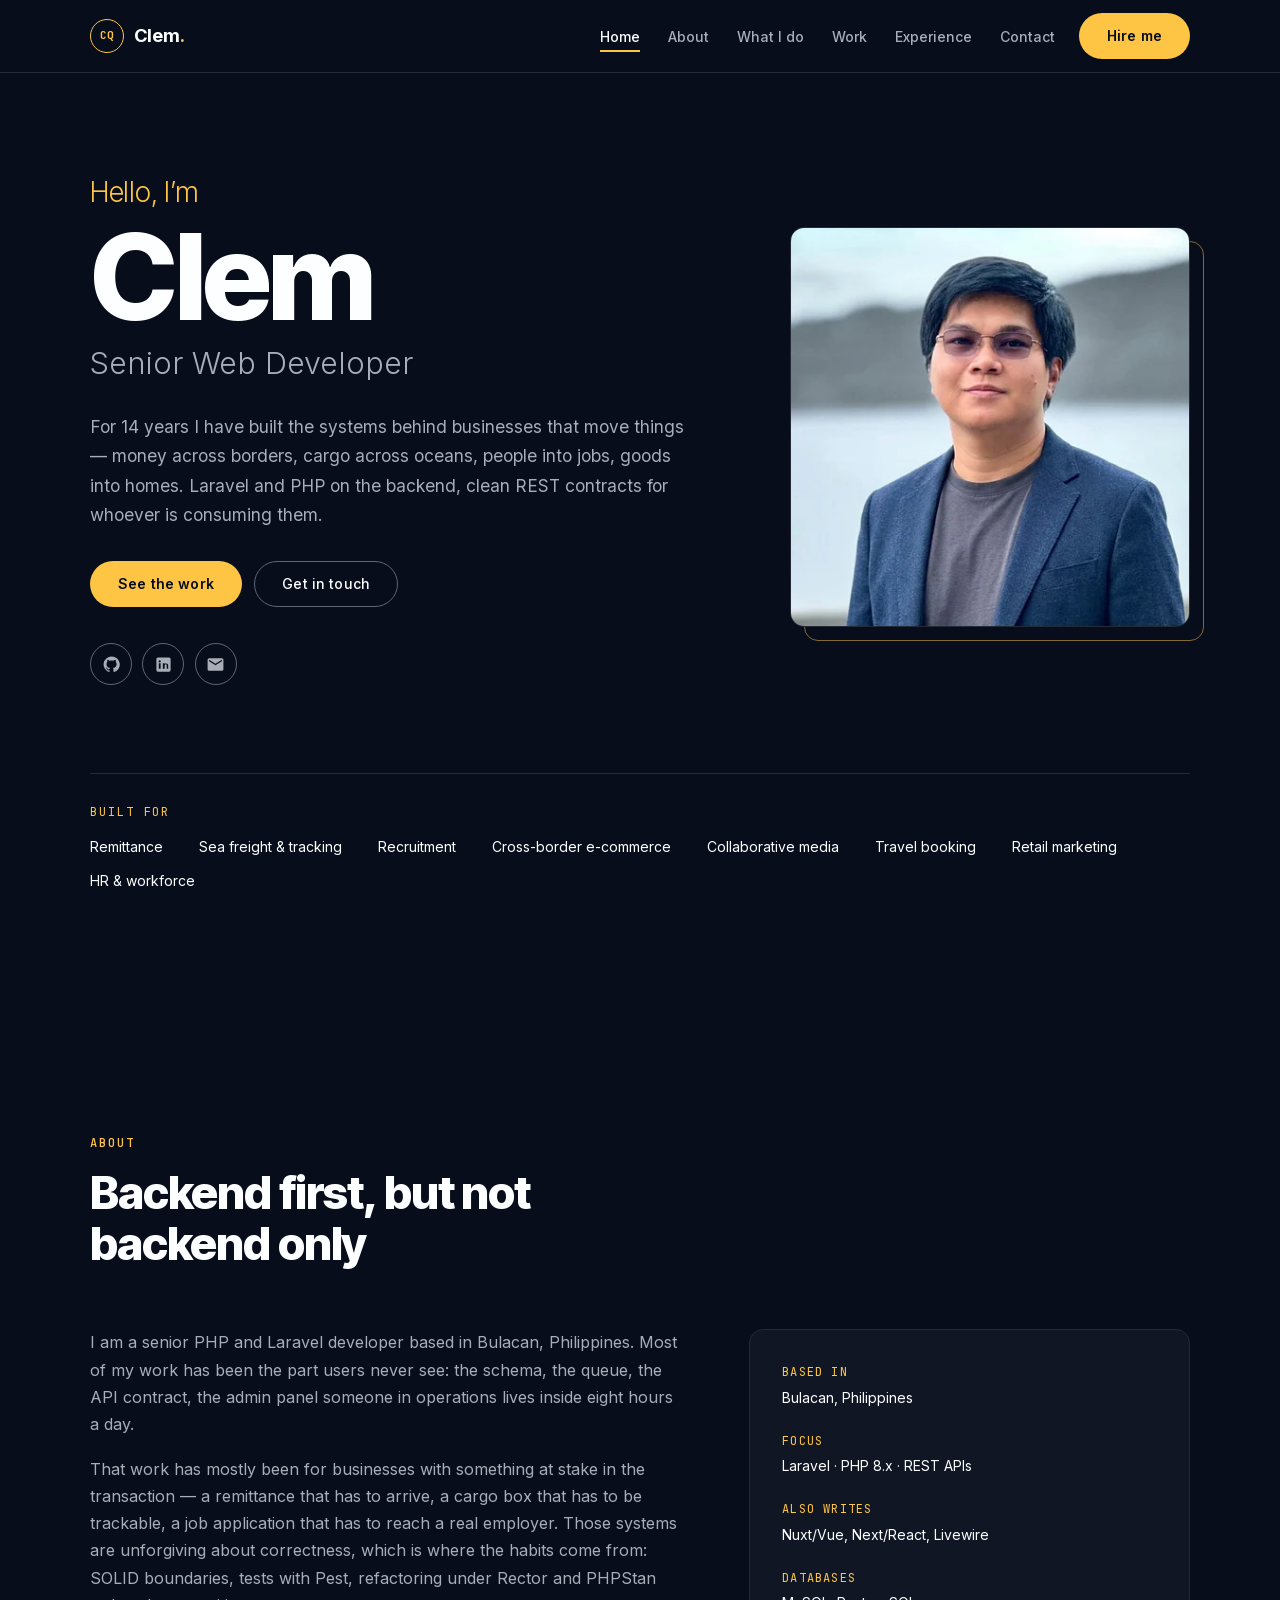
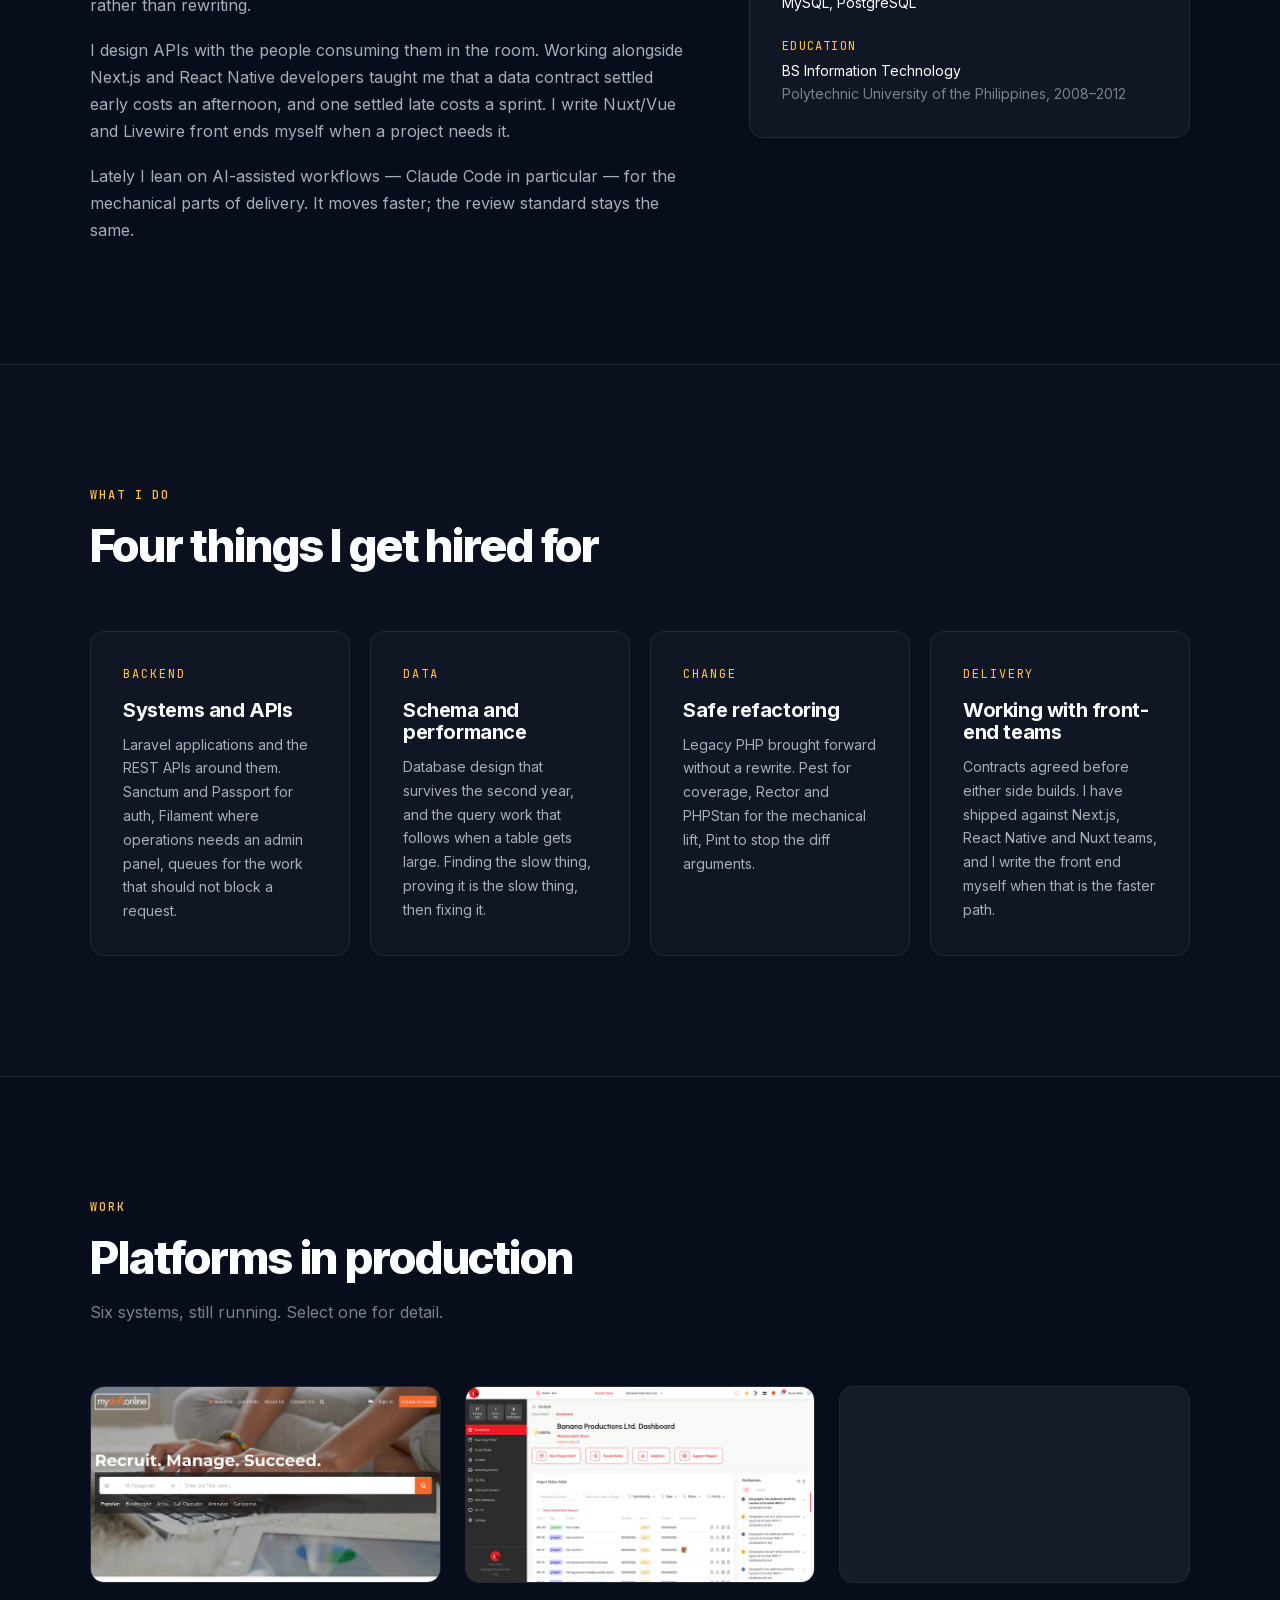
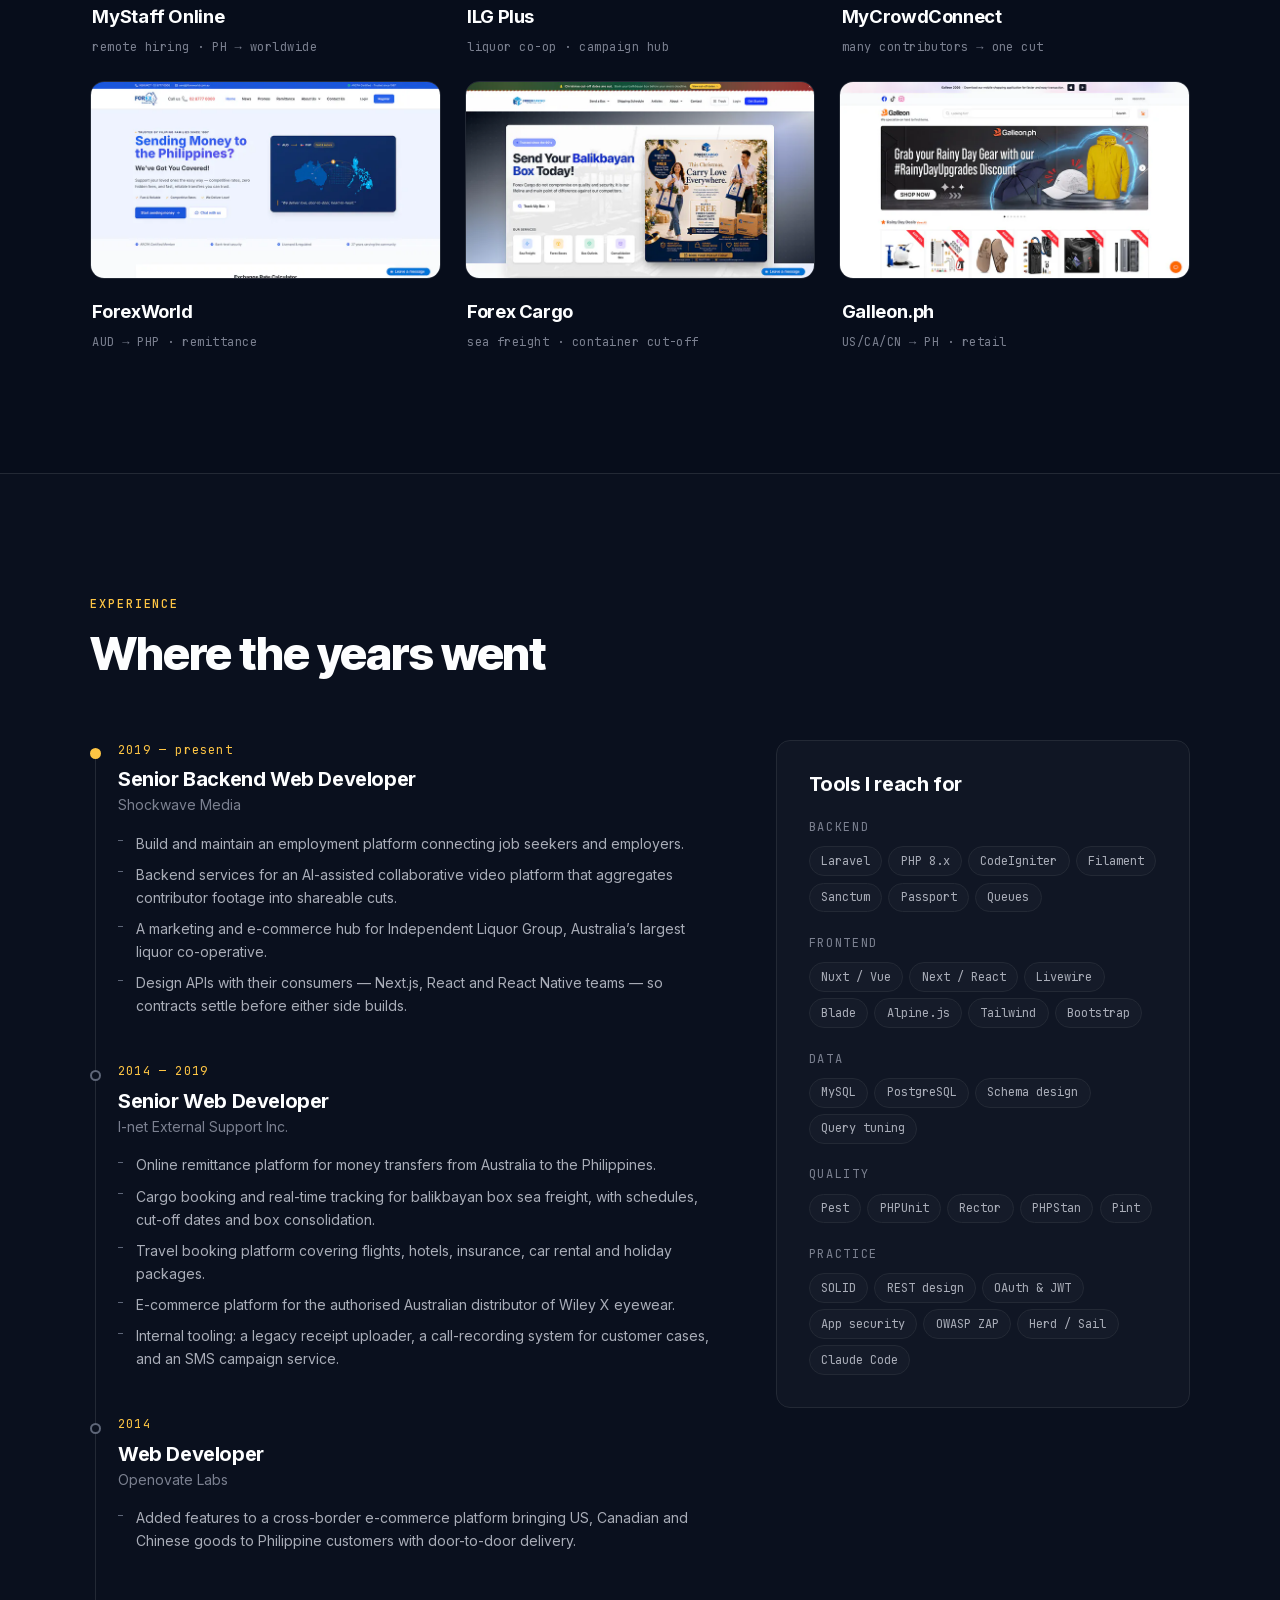
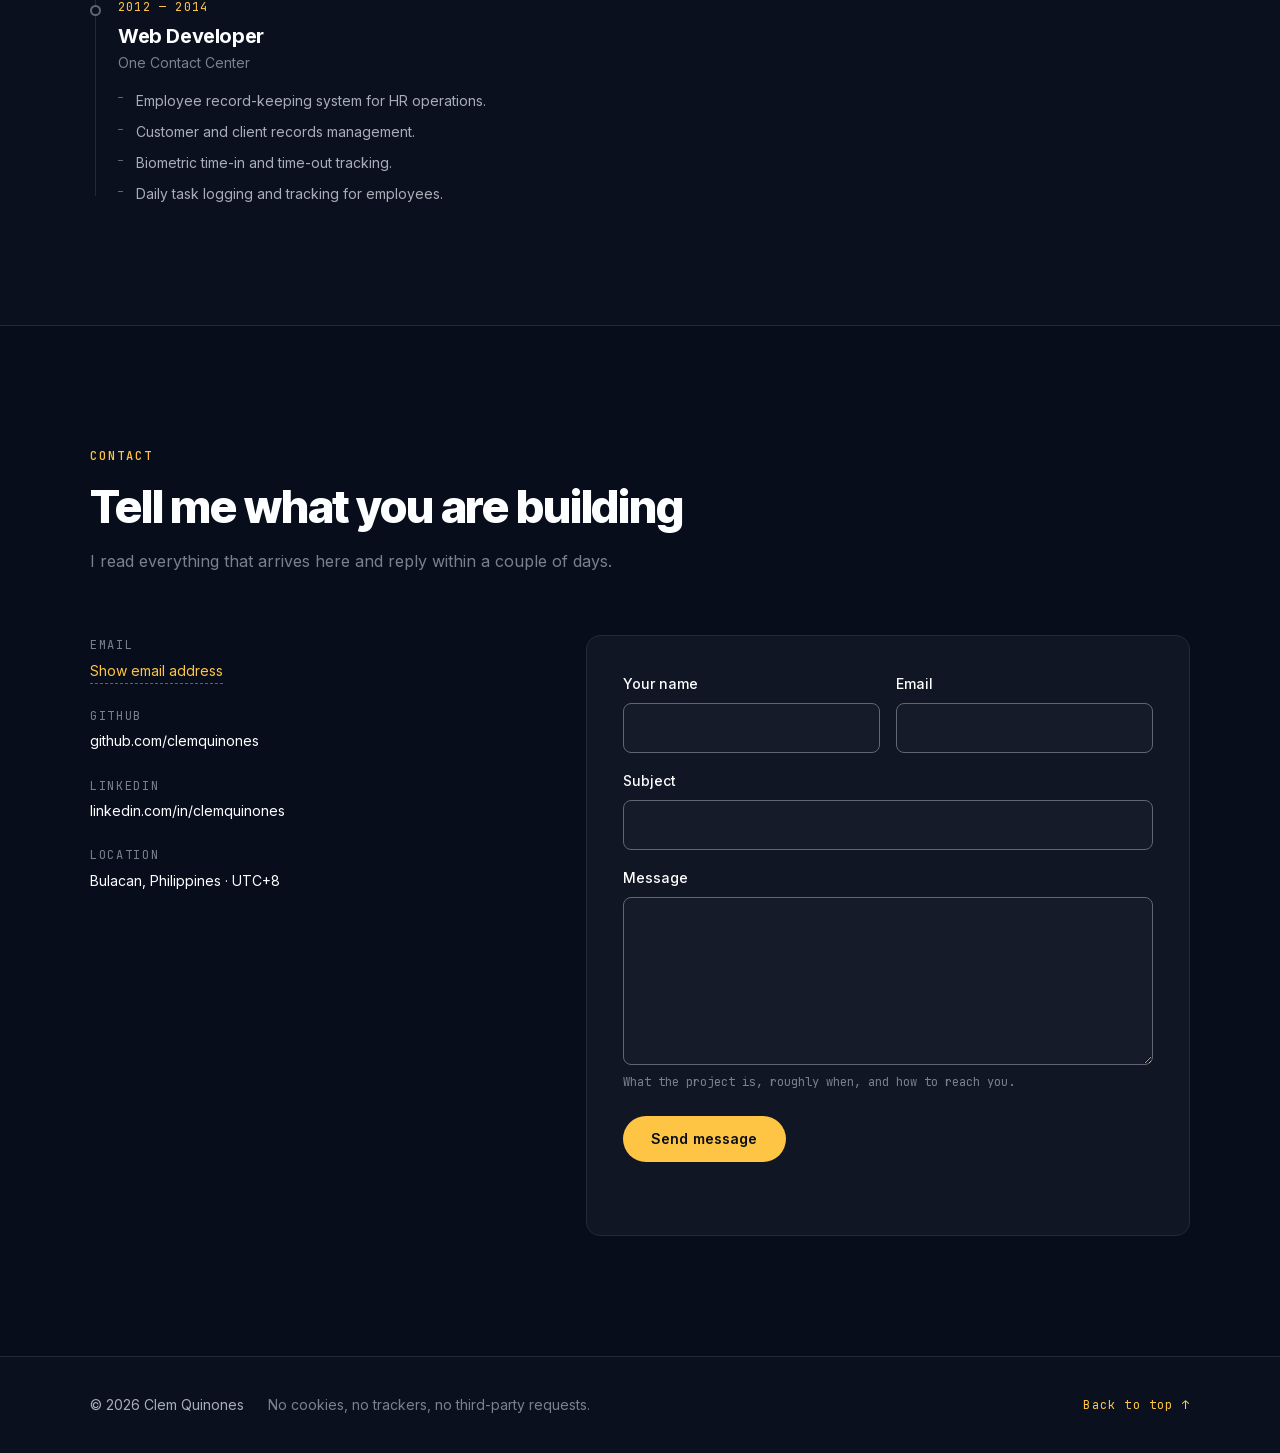
<file: index.html>
<!doctype html>
<html lang="en" class="no-js">
<head>
<meta charset="utf-8">
<meta name="viewport" content="width=device-width, initial-scale=1">
<title>Clem Quinones — Senior Web Developer</title>
<meta name="description" content="Senior web developer with 14+ years building Laravel platforms and REST APIs. Remittance, cargo tracking, hiring and e-commerce systems shipped for teams in Australia and the Philippines.">
<meta name="theme-color" content="#070D1B">
<link rel="canonical" href="https://clemquinones.github.io/">

<meta property="og:type" content="website">
<meta property="og:url" content="https://clemquinones.github.io/">
<meta property="og:title" content="Clem Quinones — Senior Web Developer">
<meta property="og:description" content="14+ years building Laravel platforms and REST APIs for businesses that move money, cargo, people and goods.">
<meta property="og:image" content="https://clemquinones.github.io/assets/img/og-cover.jpg">
<meta property="og:image:width" content="1200">
<meta property="og:image:height" content="630">
<meta name="twitter:card" content="summary_large_image">

<link rel="icon" href="favicon.svg" type="image/svg+xml">
<link rel="apple-touch-icon" href="icon-180.png">

<link rel="preload" href="assets/fonts/inter-latin-var.woff2" as="font" type="font/woff2" crossorigin>
<link rel="preload" href="assets/fonts/inter-tight-latin-var.woff2" as="font" type="font/woff2" crossorigin>
<link rel="stylesheet" href="assets/css/main.css">
<link rel="modulepreload" href="assets/js/nav.js">
<link rel="modulepreload" href="assets/js/lightbox.js">
<link rel="modulepreload" href="assets/js/reveal.js">
<link rel="modulepreload" href="assets/js/contact.js">
<link rel="modulepreload" href="assets/js/scroll-lock.js">

<script>document.documentElement.className = 'js';</script>

<script type="application/ld+json">
{
  "@context": "https://schema.org",
  "@type": "Person",
  "name": "Clem Quinones",
  "jobTitle": "Senior Web Developer",
  "url": "https://clemquinones.github.io/",
  "address": { "@type": "PostalAddress", "addressRegion": "Bulacan", "addressCountry": "PH" },
  "sameAs": [
    "https://github.com/clemquinones",
    "https://linkedin.com/in/clemquinones"
  ],
  "alumniOf": { "@type": "CollegeOrUniversity", "name": "Polytechnic University of the Philippines" },
  "knowsAbout": ["Laravel", "PHP", "REST API design", "MySQL", "PostgreSQL", "Vue.js", "Nuxt", "React"]
}
</script>
</head>
<body>

<a class="skip-link" href="#main">Skip to content</a>

<header class="site-header" id="top">
  <div class="shell site-header__in">
    <a class="brand" href="#top">
      <span class="brand__mark" aria-hidden="true">CQ</span>
      <span class="brand__name">Clem<span class="brand__dot">.</span></span>
    </a>

    <nav class="nav" id="primary-nav" aria-label="Primary">
      <ul class="nav__list">
        <li><a href="#home" data-spy>Home</a></li>
        <li><a href="#about" data-spy>About</a></li>
        <li><a href="#craft" data-spy>What I do</a></li>
        <li><a href="#work" data-spy>Work</a></li>
        <li><a href="#experience" data-spy>Experience</a></li>
        <li><a href="#contact" data-spy>Contact</a></li>
      </ul>
    </nav>

    <a class="btn btn--solid site-header__cta" href="#contact">Hire me</a>

    <button class="burger" type="button"
            aria-expanded="false" aria-controls="primary-nav" aria-label="Menu">
      <span class="burger__bars" aria-hidden="true"></span>
    </button>
  </div>
</header>

<main id="main">

  <!-- ===================================================== HERO ===== -->
  <section class="hero" id="home" aria-labelledby="hero-name">
    <div class="hero__grid shell">
      <div class="hero__text">
        <p class="hero__greeting reveal">Hello, I&rsquo;m</p>
        <h1 class="hero__name reveal" id="hero-name">Clem</h1>
        <p class="hero__role reveal">Senior Web Developer</p>
        <p class="hero__lead reveal">
          For 14 years I have built the systems behind businesses that move things —
          money across borders, cargo across oceans, people into jobs, goods into
          homes. Laravel and PHP on the backend, clean REST contracts for whoever
          is consuming them.
        </p>
        <div class="hero__actions reveal">
          <a class="btn btn--solid" href="#work">See the work</a>
          <a class="btn btn--ghost" href="#contact">Get in touch</a>
        </div>
        <ul class="social reveal" aria-label="Elsewhere">
          <li><a href="https://github.com/clemquinones" target="_blank" rel="noopener noreferrer" aria-label="GitHub">
            <svg viewBox="0 0 24 24" aria-hidden="true"><path fill="currentColor" d="M12 2A10 10 0 0 0 8.84 21.5c.5.08.66-.23.66-.5v-1.69C6.73 19.91 6.14 18 6.14 18a2.7 2.7 0 0 0-1.13-1.49c-.91-.62.07-.6.07-.6a2.14 2.14 0 0 1 1.56 1.05a2.17 2.17 0 0 0 2.96.85a2.16 2.16 0 0 1 .64-1.36c-2.22-.25-4.56-1.11-4.56-4.94a3.87 3.87 0 0 1 1.03-2.68a3.6 3.6 0 0 1 .1-2.65s.84-.27 2.75 1.02a9.4 9.4 0 0 1 5 0c1.91-1.29 2.75-1.02 2.75-1.02a3.6 3.6 0 0 1 .1 2.65a3.87 3.87 0 0 1 1.03 2.68c0 3.84-2.34 4.69-4.57 4.94a2.43 2.43 0 0 1 .69 1.88v2.79c0 .27.16.59.67.5A10 10 0 0 0 12 2"/></svg>
          </a></li>
          <li><a href="https://linkedin.com/in/clemquinones" target="_blank" rel="noopener noreferrer" aria-label="LinkedIn">
            <svg viewBox="0 0 24 24" aria-hidden="true"><path fill="currentColor" d="M19 3a2 2 0 0 1 2 2v14a2 2 0 0 1-2 2H5a2 2 0 0 1-2-2V5a2 2 0 0 1 2-2zM8.34 17.34V10.4H6.03v6.94zM7.19 9.42a1.34 1.34 0 1 0 0-2.68a1.34 1.34 0 0 0 0 2.68m10.75 7.92v-3.8c0-2.02-1.08-2.96-2.51-2.96a2.17 2.17 0 0 0-1.96 1.08V10.4h-2.3v6.94h2.3v-3.68c0-.97.18-1.9 1.38-1.9c1.19 0 1.2 1.1 1.2 1.96v3.62z"/></svg>
          </a></li>
          <li><a href="#contact" aria-label="Email">
            <svg viewBox="0 0 24 24" aria-hidden="true"><path fill="currentColor" d="M20 4H4a2 2 0 0 0-2 2v12a2 2 0 0 0 2 2h16a2 2 0 0 0 2-2V6a2 2 0 0 0-2-2m0 4l-8 5l-8-5V6l8 5l8-5z"/></svg>
          </a></li>
        </ul>
      </div>

      <div class="hero__portrait reveal">
        <div class="portrait">
          <img src="assets/img/me/clem-420.webp"
               srcset="assets/img/me/clem-420.webp 420w, assets/img/me/clem-640.webp 640w"
               sizes="(max-width: 900px) 240px, 400px"
               width="420" height="420" fetchpriority="high" decoding="async"
               alt="Clem Quinones, photographed outdoors in a navy blazer.">
        </div>
      </div>
    </div>

    <!-- Range, not totals. What these systems were for says more about the
         experience than counting how many there were. -->
    <div class="shell">
      <div class="domains reveal">
        <p class="domains__label">Built for</p>
        <ul class="domains__list">
          <li>Remittance</li>
          <li>Sea freight &amp; tracking</li>
          <li>Recruitment</li>
          <li>Cross-border e-commerce</li>
          <li>Collaborative media</li>
          <li>Travel booking</li>
          <li>Retail marketing</li>
          <li>HR &amp; workforce</li>
        </ul>
      </div>
    </div>
  </section>

  <!-- ==================================================== ABOUT ===== -->
  <section class="section" id="about" aria-labelledby="about-h">
    <div class="shell">
      <header class="section__head">
        <p class="eyebrow reveal">About</p>
        <h2 class="section__title reveal" id="about-h">Backend first, but not backend only</h2>
      </header>

      <div class="about">
        <div class="about__prose reveal">
          <p>
            I am a senior PHP and Laravel developer based in Bulacan, Philippines. Most
            of my work has been the part users never see: the schema, the queue, the
            API contract, the admin panel someone in operations lives inside eight
            hours a day.
          </p>
          <p>
            That work has mostly been for businesses with something at stake in the
            transaction — a remittance that has to arrive, a cargo box that has to be
            trackable, a job application that has to reach a real employer. Those
            systems are unforgiving about correctness, which is where the habits come
            from: SOLID boundaries, tests with Pest, refactoring under Rector and
            PHPStan rather than rewriting.
          </p>
          <p>
            I design APIs with the people consuming them in the room. Working alongside
            Next.js and React Native developers taught me that a data contract settled
            early costs an afternoon, and one settled late costs a sprint. I write
            Nuxt/Vue and Livewire front ends myself when a project needs it.
          </p>
          <p>
            Lately I lean on AI-assisted workflows — Claude Code in particular — for the
            mechanical parts of delivery. It moves faster; the review standard stays the
            same.
          </p>
        </div>

        <aside class="about__facts reveal" aria-label="Details">
          <dl class="factlist">
            <dt>Based in</dt><dd>Bulacan, Philippines</dd>
            <dt>Focus</dt><dd>Laravel &middot; PHP 8.x &middot; REST APIs</dd>
            <dt>Also writes</dt><dd>Nuxt/Vue, Next/React, Livewire</dd>
            <dt>Databases</dt><dd>MySQL, PostgreSQL</dd>
            <dt>Education</dt><dd>BS Information Technology<br><span>Polytechnic University of the Philippines, 2008&ndash;2012</span></dd>
          </dl>
        </aside>
      </div>
    </div>
  </section>

  <!-- ==================================================== CRAFT ===== -->
  <section class="section section--alt" id="craft" aria-labelledby="craft-h">
    <div class="shell">
      <header class="section__head">
        <p class="eyebrow reveal">What I do</p>
        <h2 class="section__title reveal" id="craft-h">Four things I get hired for</h2>
      </header>

      <ul class="craft">
        <li class="craft__card reveal">
          <p class="craft__label">Backend</p>
          <h3>Systems and APIs</h3>
          <p>
            Laravel applications and the REST APIs around them. Sanctum and Passport for
            auth, Filament where operations needs an admin panel, queues for the work
            that should not block a request.
          </p>
        </li>
        <li class="craft__card reveal">
          <p class="craft__label">Data</p>
          <h3>Schema and performance</h3>
          <p>
            Database design that survives the second year, and the query work that
            follows when a table gets large. Finding the slow thing, proving it is the
            slow thing, then fixing it.
          </p>
        </li>
        <li class="craft__card reveal">
          <p class="craft__label">Change</p>
          <h3>Safe refactoring</h3>
          <p>
            Legacy PHP brought forward without a rewrite. Pest for coverage, Rector and
            PHPStan for the mechanical lift, Pint to stop the diff arguments.
          </p>
        </li>
        <li class="craft__card reveal">
          <p class="craft__label">Delivery</p>
          <h3>Working with front-end teams</h3>
          <p>
            Contracts agreed before either side builds. I have shipped against Next.js,
            React Native and Nuxt teams, and I write the front end myself when that is
            the faster path.
          </p>
        </li>
      </ul>
    </div>
  </section>

  <!-- ===================================================== WORK ===== -->
  <section class="section" id="work" aria-labelledby="work-h">
    <div class="shell">
      <header class="section__head">
        <p class="eyebrow reveal">Work</p>
        <h2 class="section__title reveal" id="work-h">Platforms in production</h2>
        <p class="section__sub reveal">Six systems, still running. Select one for detail.</p>
      </header>

      <ul class="projects">

        <!-- MyStaff -->
        <li class="project reveal">
          <button class="project__trigger" type="button" aria-haspopup="dialog"
                  data-detail="d-mystaff"
                  data-full="assets/img/projects/mystaff-1600.webp"
                  data-full-w="1600" data-full-h="900">
            <span class="project__frame">
              <img src="assets/img/projects/mystaff-720.webp"
                   srcset="assets/img/projects/mystaff-720.webp 720w, assets/img/projects/mystaff-1600.webp 1600w"
                   sizes="(max-width: 640px) 90vw, (max-width: 1040px) 45vw, 400px"
                   width="720" height="405" loading="lazy" decoding="async"
                   alt="MyStaff Online home page: a job search bar over the headline Recruit. Manage. Succeed.">
              <span class="project__veil" aria-hidden="true"></span>
              <span class="project__reveal" aria-hidden="true">
                <span class="project__open">View detail</span>
              </span>
            </span>
            <span class="project__meta">
              <span class="project__name">MyStaff Online</span>
              <span class="project__primitive">remote hiring &middot; PH &rarr; worldwide</span>
            </span>
          </button>

          <div class="detail" id="d-mystaff" hidden>
            <p class="detail__eyebrow">Shockwave Media &middot; 2019&ndash;present</p>
            <h3 class="detail__title">MyStaff Online</h3>
            <p class="detail__role">Senior Backend Web Developer</p>
            <p>
              An employment platform connecting Filipino work-from-home candidates with
              employers worldwide. Job posts, candidate profiles, recruiter search and
              the recorded-video introductions that let employers screen before the
              first call.
            </p>
            <p>
              I build and maintain the backend: the matching and search behind job
              listings, the candidate database recruiters query against, and the APIs
              the front end runs on.
            </p>
            <ul class="chips"><li>Laravel</li><li>PHP 8</li><li>MySQL</li><li>REST API</li><li>Filament</li></ul>
            <a class="detail__link" href="https://mystaff.online" target="_blank" rel="noopener noreferrer">
              mystaff.online <span class="sr-only">(opens in a new tab)</span>
            </a>
          </div>
        </li>

        <!-- ILG -->
        <li class="project reveal">
          <button class="project__trigger" type="button" aria-haspopup="dialog"
                  data-detail="d-ilg"
                  data-full="assets/img/projects/ilg-1600.webp"
                  data-full-w="1600" data-full-h="889">
            <span class="project__frame">
              <img src="assets/img/projects/ilg-720.webp"
                   srcset="assets/img/projects/ilg-720.webp 720w, assets/img/projects/ilg-1600.webp 1600w"
                   sizes="(max-width: 640px) 90vw, (max-width: 1040px) 45vw, 400px"
                   width="720" height="400" loading="lazy" decoding="async"
                   alt="ILG Plus store dashboard: a project status table, work-request queue and notification feed.">
              <span class="project__veil" aria-hidden="true"></span>
              <span class="project__reveal" aria-hidden="true">
                <span class="project__open">View detail</span>
              </span>
            </span>
            <span class="project__meta">
              <span class="project__name">ILG Plus</span>
              <span class="project__primitive">liquor co-op &middot; campaign hub</span>
            </span>
          </button>

          <div class="detail" id="d-ilg" hidden>
            <p class="detail__eyebrow">Shockwave Media &middot; 2019&ndash;present</p>
            <h3 class="detail__title">ILG Plus</h3>
            <p class="detail__role">Senior Backend Web Developer</p>
            <p>
              A digital marketing and e-commerce hub for the Independent Liquor Group,
              Australia&rsquo;s largest liquor co-operative. Member bottle shops, pubs and
              clubs brief campaigns through it, track them to approval, and stay on brand
              without a designer in every store.
            </p>
            <p>
              The screenshot is the store panel: project status, work-request queue,
              file approvals and notifications — the operations surface the whole
              system exists to serve.
            </p>
            <ul class="chips"><li>Laravel</li><li>MySQL</li><li>Livewire</li><li>Queues</li><li>Role-based access</li></ul>
            <a class="detail__link" href="https://ilgplus.com.au" target="_blank" rel="noopener noreferrer">
              ilgplus.com.au <span class="sr-only">(opens in a new tab)</span>
            </a>
          </div>
        </li>

        <!-- MyCrowdConnect -->
        <li class="project reveal">
          <button class="project__trigger" type="button" aria-haspopup="dialog"
                  data-detail="d-mcc"
                  data-full="assets/img/projects/mycrowdconnect-1600.webp"
                  data-full-w="1600" data-full-h="893">
            <span class="project__frame">
              <img src="assets/img/projects/mycrowdconnect-720.webp"
                   srcset="assets/img/projects/mycrowdconnect-720.webp 720w, assets/img/projects/mycrowdconnect-1600.webp 1600w"
                   sizes="(max-width: 640px) 90vw, (max-width: 1040px) 45vw, 400px"
                   width="720" height="402" loading="lazy" decoding="async"
                   alt="MyCrowdConnect home page: the headline Connect. Create. Share. over a dark mountain landscape.">
              <span class="project__veil" aria-hidden="true"></span>
              <span class="project__reveal" aria-hidden="true">
                <span class="project__open">View detail</span>
              </span>
            </span>
            <span class="project__meta">
              <span class="project__name">MyCrowdConnect</span>
              <span class="project__primitive">many contributors &rarr; one cut</span>
            </span>
          </button>

          <div class="detail" id="d-mcc" hidden>
            <p class="detail__eyebrow">Shockwave Media &middot; 2019&ndash;present</p>
            <h3 class="detail__title">MyCrowdConnect</h3>
            <p class="detail__role">Backend services</p>
            <p>
              An AI-assisted collaborative video platform. Contributors upload raw
              footage from an event or campaign, and the platform aggregates it into
              shareable cuts for marketing and social — the interesting problem being
              that the footage arrives from many people, at many qualities, at once.
            </p>
            <p>
              I built backend services for ingest and processing, and designed the APIs
              consumed by the Next.js web app and the React Native mobile clients.
            </p>
            <ul class="chips"><li>Laravel</li><li>REST API</li><li>Queues</li><li>Media pipeline</li><li>S3</li></ul>
            <a class="detail__link" href="https://mycrowdconnect.com" target="_blank" rel="noopener noreferrer">
              mycrowdconnect.com <span class="sr-only">(opens in a new tab)</span>
            </a>
          </div>
        </li>

        <!-- ForexWorld -->
        <li class="project reveal">
          <button class="project__trigger" type="button" aria-haspopup="dialog"
                  data-detail="d-forexworld"
                  data-full="assets/img/projects/forexworld-1600.webp"
                  data-full-w="1600" data-full-h="889">
            <span class="project__frame">
              <img src="assets/img/projects/forexworld-720.webp"
                   srcset="assets/img/projects/forexworld-720.webp 720w, assets/img/projects/forexworld-1600.webp 1600w"
                   sizes="(max-width: 640px) 90vw, (max-width: 1040px) 45vw, 400px"
                   width="720" height="400" loading="lazy" decoding="async"
                   alt="ForexWorld home page: Sending Money to the Philippines, with an exchange-rate panel and transfer call to action.">
              <span class="project__veil" aria-hidden="true"></span>
              <span class="project__reveal" aria-hidden="true">
                <span class="project__open">View detail</span>
              </span>
            </span>
            <span class="project__meta">
              <span class="project__name">ForexWorld</span>
              <span class="project__primitive">AUD &rarr; PHP &middot; remittance</span>
            </span>
          </button>

          <div class="detail" id="d-forexworld" hidden>
            <p class="detail__eyebrow">I-net External Support &middot; 2014&ndash;2019</p>
            <h3 class="detail__title">ForexWorld</h3>
            <p class="detail__role">Senior Web Developer</p>
            <p>
              An online remittance platform for money transfers from Australia to the
              Philippines. Customers manage recipients, pick a transfer type, and follow
              a transaction through to payout; staff work the same transactions from an
              internal console.
            </p>
            <p>
              Money movement is the least forgiving thing I have worked on — every state
              transition has to be recoverable and auditable. I also built the supporting
              internal tools: a receipt uploader bridging a legacy application, a
              call-recording system tied to customer cases, and an SMS campaign service.
            </p>
            <ul class="chips"><li>PHP</li><li>CodeIgniter</li><li>MySQL</li><li>Payment flows</li><li>Internal tooling</li></ul>
            <a class="detail__link" href="https://forexworld.com.au" target="_blank" rel="noopener noreferrer">
              forexworld.com.au <span class="sr-only">(opens in a new tab)</span>
            </a>
          </div>
        </li>

        <!-- ForexCargo -->
        <li class="project reveal">
          <button class="project__trigger" type="button" aria-haspopup="dialog"
                  data-detail="d-forexcargo"
                  data-full="assets/img/projects/forexcargo-1600.webp"
                  data-full-w="1600" data-full-h="889">
            <span class="project__frame">
              <img src="assets/img/projects/forexcargo-720.webp"
                   srcset="assets/img/projects/forexcargo-720.webp 720w, assets/img/projects/forexcargo-1600.webp 1600w"
                   sizes="(max-width: 640px) 90vw, (max-width: 1040px) 45vw, 400px"
                   width="720" height="400" loading="lazy" decoding="async"
                   alt="Forex Cargo home page: Send Your Balikbayan Box Today, with box tracking and a sea-freight services row.">
              <span class="project__veil" aria-hidden="true"></span>
              <span class="project__reveal" aria-hidden="true">
                <span class="project__open">View detail</span>
              </span>
            </span>
            <span class="project__meta">
              <span class="project__name">Forex Cargo</span>
              <span class="project__primitive">sea freight &middot; container cut-off</span>
            </span>
          </button>

          <div class="detail" id="d-forexcargo" hidden>
            <p class="detail__eyebrow">I-net External Support &middot; 2014&ndash;2019</p>
            <h3 class="detail__title">Forex Cargo</h3>
            <p class="detail__role">Senior Web Developer</p>
            <p>
              Cargo booking and real-time tracking for balikbayan box sea freight —
              the boxes Filipino families abroad ship home. Customers book a pickup,
              follow the box through consolidation and sailing, and check shipping
              schedules and container cut-off dates before they commit.
            </p>
            <p>
              Tracking is a modelling problem before it is a UI problem: a box belongs
              to a consolidation, which belongs to a container, which has a schedule, and
              the customer only wants one honest answer about where their box is.
            </p>
            <ul class="chips"><li>PHP</li><li>CodeIgniter</li><li>MySQL</li><li>Tracking</li><li>Scheduling</li></ul>
            <a class="detail__link" href="https://forexcargo.com.au" target="_blank" rel="noopener noreferrer">
              forexcargo.com.au <span class="sr-only">(opens in a new tab)</span>
            </a>
          </div>
        </li>

        <!-- Galleon -->
        <li class="project reveal">
          <button class="project__trigger" type="button" aria-haspopup="dialog"
                  data-detail="d-galleon"
                  data-full="assets/img/projects/galleon-1600.webp"
                  data-full-w="1600" data-full-h="889">
            <span class="project__frame">
              <img src="assets/img/projects/galleon-720.webp"
                   srcset="assets/img/projects/galleon-720.webp 720w, assets/img/projects/galleon-1600.webp 1600w"
                   sizes="(max-width: 640px) 90vw, (max-width: 1040px) 45vw, 400px"
                   width="720" height="400" loading="lazy" decoding="async"
                   alt="Galleon.ph storefront: a promotional carousel above a grid of discounted products.">
              <span class="project__veil" aria-hidden="true"></span>
              <span class="project__reveal" aria-hidden="true">
                <span class="project__open">View detail</span>
              </span>
            </span>
            <span class="project__meta">
              <span class="project__name">Galleon.ph</span>
              <span class="project__primitive">US/CA/CN &rarr; PH &middot; retail</span>
            </span>
          </button>

          <div class="detail" id="d-galleon" hidden>
            <p class="detail__eyebrow">Openovate Labs &middot; 2014</p>
            <h3 class="detail__title">Galleon.ph</h3>
            <p class="detail__role">Web Developer</p>
            <p>
              A cross-border e-commerce platform letting customers in the Philippines buy
              hard-to-find goods from the US, Canada and China with door-to-door
              nationwide delivery. Catalogue, cart, checkout, and the freight and duties
              logic that makes an international order arrive at a real address.
            </p>
            <p>
              My first commercial platform at scale, and where I learned that the
              catalogue is the easy half.
            </p>
            <ul class="chips"><li>PHP</li><li>MySQL</li><li>E-commerce</li><li>Logistics</li></ul>
            <a class="detail__link" href="https://galleon.ph" target="_blank" rel="noopener noreferrer">
              galleon.ph <span class="sr-only">(opens in a new tab)</span>
            </a>
          </div>
        </li>

      </ul>
    </div>
  </section>

  <!-- =============================================== EXPERIENCE ===== -->
  <section class="section section--alt" id="experience" aria-labelledby="exp-h">
    <div class="shell">
      <header class="section__head">
        <p class="eyebrow reveal">Experience</p>
        <h2 class="section__title reveal" id="exp-h">Where the years went</h2>
      </header>

      <div class="exp">
        <!-- An ordered list because the order is the point: it is a career. -->
        <ol class="timeline">
          <li class="timeline__item reveal">
            <p class="timeline__when">2019 &mdash; present</p>
            <h3 class="timeline__role">Senior Backend Web Developer</h3>
            <p class="timeline__org">Shockwave Media</p>
            <ul class="timeline__points">
              <li>Build and maintain an employment platform connecting job seekers and employers.</li>
              <li>Backend services for an AI-assisted collaborative video platform that aggregates contributor footage into shareable cuts.</li>
              <li>A marketing and e-commerce hub for Independent Liquor Group, Australia&rsquo;s largest liquor co-operative.</li>
              <li>Design APIs with their consumers — Next.js, React and React Native teams — so contracts settle before either side builds.</li>
            </ul>
          </li>

          <li class="timeline__item reveal">
            <p class="timeline__when">2014 &mdash; 2019</p>
            <h3 class="timeline__role">Senior Web Developer</h3>
            <p class="timeline__org">I-net External Support Inc.</p>
            <ul class="timeline__points">
              <li>Online remittance platform for money transfers from Australia to the Philippines.</li>
              <li>Cargo booking and real-time tracking for balikbayan box sea freight, with schedules, cut-off dates and box consolidation.</li>
              <li>Travel booking platform covering flights, hotels, insurance, car rental and holiday packages.</li>
              <li>E-commerce platform for the authorised Australian distributor of Wiley X eyewear.</li>
              <li>Internal tooling: a legacy receipt uploader, a call-recording system for customer cases, and an SMS campaign service.</li>
            </ul>
          </li>

          <li class="timeline__item reveal">
            <p class="timeline__when">2014</p>
            <h3 class="timeline__role">Web Developer</h3>
            <p class="timeline__org">Openovate Labs</p>
            <ul class="timeline__points">
              <li>Added features to a cross-border e-commerce platform bringing US, Canadian and Chinese goods to Philippine customers with door-to-door delivery.</li>
            </ul>
          </li>

          <li class="timeline__item reveal">
            <p class="timeline__when">2012 &mdash; 2014</p>
            <h3 class="timeline__role">Web Developer</h3>
            <p class="timeline__org">One Contact Center</p>
            <ul class="timeline__points">
              <li>Employee record-keeping system for HR operations.</li>
              <li>Customer and client records management.</li>
              <li>Biometric time-in and time-out tracking.</li>
              <li>Daily task logging and tracking for employees.</li>
            </ul>
          </li>
        </ol>

        <aside class="skills reveal" aria-labelledby="skills-h">
          <h3 class="skills__title" id="skills-h">Tools I reach for</h3>

          <div class="skills__group">
            <p class="skills__label">Backend</p>
            <ul class="chips"><li>Laravel</li><li>PHP 8.x</li><li>CodeIgniter</li><li>Filament</li><li>Sanctum</li><li>Passport</li><li>Queues</li></ul>
          </div>
          <div class="skills__group">
            <p class="skills__label">Frontend</p>
            <ul class="chips"><li>Nuxt / Vue</li><li>Next / React</li><li>Livewire</li><li>Blade</li><li>Alpine.js</li><li>Tailwind</li><li>Bootstrap</li></ul>
          </div>
          <div class="skills__group">
            <p class="skills__label">Data</p>
            <ul class="chips"><li>MySQL</li><li>PostgreSQL</li><li>Schema design</li><li>Query tuning</li></ul>
          </div>
          <div class="skills__group">
            <p class="skills__label">Quality</p>
            <ul class="chips"><li>Pest</li><li>PHPUnit</li><li>Rector</li><li>PHPStan</li><li>Pint</li></ul>
          </div>
          <div class="skills__group">
            <p class="skills__label">Practice</p>
            <ul class="chips"><li>SOLID</li><li>REST design</li><li>OAuth &amp; JWT</li><li>App security</li><li>OWASP ZAP</li><li>Herd / Sail</li><li>Claude Code</li></ul>
          </div>
        </aside>
      </div>
    </div>
  </section>

  <!-- ================================================== CONTACT ===== -->
  <section class="section" id="contact" aria-labelledby="contact-h">
    <div class="shell">
      <header class="section__head">
        <p class="eyebrow reveal">Contact</p>
        <h2 class="section__title reveal" id="contact-h">Tell me what you are building</h2>
        <p class="section__sub reveal">I read everything that arrives here and reply within a couple of days.</p>
      </header>

      <div class="contact">
        <ul class="contact__list reveal" aria-label="Direct contact">
          <li>
            <span class="contact__label">Email</span>
            <!-- Assembled by contact.js so the address is never in the served
                 HTML for a harvester to lift. Falls back to the form. -->
            <span class="contact__email" data-email-slot>
              <button class="linklike" type="button" data-reveal-email>Show email address</button>
            </span>
          </li>
          <li>
            <span class="contact__label">GitHub</span>
            <a href="https://github.com/clemquinones" target="_blank" rel="noopener noreferrer">github.com/clemquinones</a>
          </li>
          <li>
            <span class="contact__label">LinkedIn</span>
            <a href="https://linkedin.com/in/clemquinones" target="_blank" rel="noopener noreferrer">linkedin.com/in/clemquinones</a>
          </li>
          <li>
            <span class="contact__label">Location</span>
            <span>Bulacan, Philippines &middot; UTC+8</span>
          </li>
        </ul>

        <!-- Posts natively without JS; contact.js upgrades it to stay on the page. -->
        <form class="form reveal" id="contact-form"
              action="https://formspree.io/f/meajyaae" method="POST">
          <input type="hidden" name="_subject" value="New message from clemquinones.github.io">
          <p class="form__gotcha" aria-hidden="true">
            <label for="company">Company</label>
            <input type="text" id="company" name="_gotcha" tabindex="-1" autocomplete="off">
          </p>

          <div class="form__row">
            <div class="field">
              <label for="name">Your name</label>
              <input type="text" id="name" name="name" autocomplete="name" required>
            </div>
            <div class="field">
              <label for="email">Email</label>
              <input type="email" id="email" name="email" autocomplete="email" required>
            </div>
          </div>

          <div class="field">
            <label for="subject">Subject</label>
            <input type="text" id="subject" name="subject">
          </div>

          <div class="field">
            <label for="message">Message</label>
            <textarea id="message" name="message" rows="6" required
                      aria-describedby="message-hint"></textarea>
            <p class="field__hint" id="message-hint">
              What the project is, roughly when, and how to reach you.
            </p>
          </div>

          <button class="btn btn--solid form__submit" type="submit">Send message</button>

          <p class="form__status" id="form-status" role="status" aria-live="polite"></p>
        </form>
      </div>
    </div>
  </section>

</main>

<footer class="site-footer">
  <div class="shell site-footer__in">
    <p>&copy; <span id="year">2026</span> Clem Quinones</p>
    <!-- Every claim here is checkable in devtools in a few seconds, which is
         the point: state facts a reader can verify rather than asserting that
         the site is "secure". Kept free of any claim about how the page is
         built, so a future rewrite cannot quietly make the footer a lie. -->
    <p class="site-footer__note">No cookies, no trackers, no third-party requests.</p>
    <a class="site-footer__top" href="#top">Back to top &uarr;</a>
  </div>
</footer>

<!-- Populated from the matching .detail block when a project is opened. -->
<dialog class="lightbox" id="lightbox">
  <div class="lightbox__inner">
    <button class="lightbox__close" type="button" aria-label="Close">
      <svg viewBox="0 0 24 24" aria-hidden="true"><path fill="currentColor" d="M19 6.41L17.59 5L12 10.59L6.41 5L5 6.41L10.59 12L5 17.59L6.41 19L12 13.41L17.59 19L19 17.59L13.41 12z"/></svg>
    </button>
    <div class="lightbox__body"></div>
  </div>
</dialog>

<noscript>
  <style>
    .reveal { opacity: 1 !important; transform: none !important; }
    .detail { display: block !important; }
  </style>
</noscript>

<script type="module" src="assets/js/main.js"></script>
</body>
</html>
</file>
<file: assets/css/main.css>
/* ==========================================================================
   Clem Quinones — portfolio
   Hand-written. No build step, no framework.

   01. Fonts
   02. Tokens
   03. Reset and base
   04. Utilities
   05. Buttons
   06. Header and nav
   07. Hero
   08. Domains
   09. Section furniture
   10. About
   11. What I do
   12. Work / project cards
   13. Lightbox
   14. Experience and skills
   15. Contact and form
   16. Footer
   17. Reveal on scroll
   ========================================================================== */


/* == 01. Fonts ============================================================ */
/* Self-hosted, latin subset. Keeps the visitor's IP away from a font CDN and
   avoids a second connection on the critical path. */

@font-face {
  font-family: 'Inter';
  src: url('../fonts/inter-latin-var.woff2') format('woff2');
  font-weight: 100 900;
  font-style: normal;
  font-display: swap;
}

/* Inter Tight is Inter's narrower companion — same skeleton, tighter widths.
   Used for the two display roles only (the hero name and section titles), so
   the page keeps one voice while the big type stops shouting. Inter itself has
   no width axis, so this is the only way to actually narrow the letterforms
   rather than just lighten them. */
@font-face {
  font-family: 'Inter Tight';
  src: url('../fonts/inter-tight-latin-var.woff2') format('woff2');
  font-weight: 100 900;
  font-style: normal;
  font-display: swap;
}

@font-face {
  font-family: 'JetBrains Mono';
  src: url('../fonts/jetbrainsmono-latin.woff2') format('woff2');
  font-weight: 100 800;
  font-style: normal;
  font-display: swap;
}

/* Metric-matched stand-in so 900-weight headings do not jump on font swap. */
@font-face {
  font-family: 'Inter Fallback';
  src: local('Helvetica Neue'), local('Arial');
  size-adjust: 107%;
  ascent-override: 90%;
  descent-override: 22%;
  line-gap-override: 0%;
}


/* == 02. Tokens =========================================================== */

:root {
  /* Palette, carried over from the reference design. */
  --bg:            #070D1B;
  --bg-alt:        #0A101E;
  --surface-1:     #101624;
  --surface-2:     #151B29;
  --border:        #232935;  /* decorative separation only — 1.33:1 on --bg */
  --border-field:  #5E6678;  /* interactive boundaries — 3.38:1, meets 1.4.11 */
  --text:          #FDFEFF;
  --muted:         #A9ADB8;
  --dim:           #7B8090;
  --accent:        #FEC544;
  --accent-soft:   rgba(254, 197, 68, .14);

  --font:         'Inter', 'Inter Fallback', system-ui, -apple-system, sans-serif;
  --font-display: 'Inter Tight', 'Inter', 'Inter Fallback', system-ui, sans-serif;
  --font-mono:    'JetBrains Mono', ui-monospace, SFMono-Regular, Menlo, monospace;

  /* Type scale. The hero is deliberately the only thing at the top end. */
  --fs-hero:  clamp(3.25rem, 11vw, 7.5rem);
  --fs-h2:    clamp(1.9rem, 4vw, 2.85rem);
  --fs-h3:    1.25rem;
  --fs-body:  1rem;
  --fs-small: .875rem;
  --fs-mono:  .75rem;

  --shell:      1180px;
  --gutter:     clamp(1.25rem, 5vw, 2.5rem);
  --section-y:  clamp(4.5rem, 10vw, 7.5rem);
  --header-h:   72px;
  --radius:     14px;
  --radius-sm:  8px;

  --dur-card: .4s;
  --ease:     cubic-bezier(.2, .7, .3, 1);
}

@media (prefers-reduced-motion: no-preference) {
  :root { scroll-behavior: smooth; }
}


/* == 03. Reset and base =================================================== */

*, *::before, *::after { box-sizing: border-box; }

/* `clip` rather than `hidden`: hidden would make this element a scroll
   container, which gives the page two competing scrollports and upsets both
   the sticky header and position reporting. */
html { overflow-x: clip; }

body {
  margin: 0;
  background: var(--bg);
  color: var(--muted);
  font-family: var(--font);
  font-size: var(--fs-body);
  line-height: 1.7;
  -webkit-font-smoothing: antialiased;
  text-rendering: optimizeLegibility;
  overflow-x: clip;
}

h1, h2, h3, h4 {
  margin: 0;
  color: var(--text);
  line-height: 1.12;
  letter-spacing: -.02em;
}

p  { margin: 0 0 1.1em; }
ul, ol { margin: 0; padding: 0; list-style: none; }
img { display: block; max-width: 100%; height: auto; }

a {
  color: var(--accent);
  text-decoration-color: color-mix(in srgb, var(--accent) 40%, transparent);
  text-underline-offset: .22em;
  transition: color .2s var(--ease);
}
a:hover { color: var(--text); }

/* One focus treatment everywhere. Gold on the dark ground is 12.3:1. */
:focus-visible {
  outline: 2px solid var(--accent);
  outline-offset: 3px;
  border-radius: 3px;
}

/* The sticky header must not cover the heading of the section you jumped to. */
section[id], [id="top"] { scroll-margin-top: calc(var(--header-h) + 12px); }


/* == 04. Utilities ======================================================== */

.shell {
  width: 100%;
  max-width: var(--shell);
  margin-inline: auto;
  padding-inline: var(--gutter);
}

.sr-only {
  position: absolute; width: 1px; height: 1px;
  padding: 0; margin: -1px; overflow: hidden;
  clip-path: inset(50%); white-space: nowrap;
}

.skip-link {
  position: absolute; left: 50%; top: 0;
  transform: translate(-50%, -120%);
  z-index: 200;
  background: var(--accent); color: var(--bg);
  font-weight: 600; padding: .7rem 1.4rem;
  border-radius: 0 0 var(--radius-sm) var(--radius-sm);
  text-decoration: none;
  transition: transform .2s var(--ease);
}
.skip-link:focus-visible { transform: translate(-50%, 0); color: var(--bg); }

/* The mono voice: eyebrows, labels, data. Used for anything that is a fact
   rather than a sentence. */
.eyebrow {
  font-family: var(--font-mono);
  font-size: var(--fs-mono);
  font-weight: 500;
  letter-spacing: .16em;
  text-transform: uppercase;
  color: var(--accent);
  margin: 0 0 .9rem;
}

.chips { display: flex; flex-wrap: wrap; gap: .4rem; margin: 0 0 1.1em; }
.chips li {
  font-family: var(--font-mono);
  font-size: var(--fs-mono);
  color: var(--muted);
  background: var(--surface-2);
  border: 1px solid var(--border);
  border-radius: 999px;
  padding: .34rem .7rem;
  line-height: 1.4;
}


/* == 05. Buttons ========================================================== */

.btn {
  display: inline-flex;
  align-items: center;
  justify-content: center;
  gap: .5rem;
  min-height: 46px;
  padding: .7rem 1.7rem;
  border: 1px solid transparent;
  border-radius: 999px;
  font: 500 var(--fs-small)/1.4 var(--font);
  letter-spacing: .01em;
  text-decoration: none;
  cursor: pointer;
  transition: transform .25s var(--ease), background-color .25s var(--ease),
              color .25s var(--ease), box-shadow .25s var(--ease);
}

.btn--solid { background: var(--accent); color: var(--bg); font-weight: 600; }
.btn--solid:hover {
  color: var(--bg);
  transform: translateY(-2px);
  box-shadow: 0 8px 22px -6px rgba(254, 197, 68, .45);
}

.btn--ghost { background: transparent; border-color: var(--border-field); color: var(--text); }
.btn--ghost:hover {
  border-color: var(--accent);
  color: var(--accent);
  transform: translateY(-2px);
}


/* == 06. Header and nav =================================================== */

.site-header {
  position: sticky;
  top: 0;
  z-index: 100;
  /* Opaque on purpose. A translucent blurred bar has to re-sample the page
     underneath on every frame of every scroll, and on a page this long that
     was the most expensive thing here by a wide margin. */
  background: var(--bg);
  border-bottom: 1px solid var(--border);
}

.site-header__in {
  display: flex;
  align-items: center;
  gap: 1.5rem;
  height: var(--header-h);
}

.brand {
  display: inline-flex;
  align-items: center;
  gap: .6rem;
  color: var(--text);
  text-decoration: none;
  font-weight: 700;
  letter-spacing: -.02em;
  margin-right: auto;
}
.brand__mark {
  display: grid;
  place-items: center;
  width: 34px; height: 34px;
  border: 1px solid var(--accent);
  border-radius: 50%;
  color: var(--accent);
  font-family: var(--font-mono);
  font-size: .7rem;
  letter-spacing: 0;
}
.brand__name { font-size: 1.15rem; }
.brand__dot { color: var(--accent); }

.nav__list { display: flex; align-items: center; gap: 1.75rem; }
.nav__list a {
  position: relative;
  color: var(--muted);
  text-decoration: none;
  font-size: var(--fs-small);
  font-weight: 500;
  padding: .35rem 0;
}
.nav__list a::after {
  content: '';
  position: absolute;
  left: 0; right: 0; bottom: -2px;
  height: 2px;
  background: var(--accent);
  transform: scaleX(0);
  transform-origin: left;
  transition: transform .28s var(--ease);
}
.nav__list a:hover { color: var(--text); }
.nav__list a:hover::after,
.nav__list a[aria-current]::after { transform: scaleX(1); }
.nav__list a[aria-current] { color: var(--text); }

.burger {
  display: none;
  width: 44px; height: 44px;
  background: transparent;
  border: 1px solid var(--border-field);
  border-radius: var(--radius-sm);
  cursor: pointer;
  padding: 0;
  place-items: center;
}
.burger__bars,
.burger__bars::before,
.burger__bars::after {
  display: block;
  width: 18px; height: 2px;
  background: var(--text);
  border-radius: 2px;
  transition: transform .28s var(--ease), opacity .2s var(--ease);
}
.burger__bars { position: relative; }
.burger__bars::before, .burger__bars::after { content: ''; position: absolute; left: 0; }
.burger__bars::before { top: -6px; }
.burger__bars::after  { top: 6px; }

.burger[aria-expanded='true'] .burger__bars { background: transparent; }
.burger[aria-expanded='true'] .burger__bars::before { transform: translateY(6px) rotate(45deg); }
.burger[aria-expanded='true'] .burger__bars::after  { transform: translateY(-6px) rotate(-45deg); }

@media (max-width: 900px) {
  .site-header__cta { display: none; }
  .burger { display: grid; }

  .nav {
    position: fixed;
    inset: var(--header-h) 0 auto 0;
    background: var(--bg);
    border-bottom: 1px solid var(--border);
    /* visibility (not display) so the transition runs and, while closed, the
       links are genuinely out of the tab order. */
    visibility: hidden;
    opacity: 0;
    transform: translateY(-8px);
    transition: opacity .25s var(--ease), transform .25s var(--ease),
                visibility 0s linear .25s;
  }
  .nav.is-open {
    visibility: visible;
    opacity: 1;
    transform: translateY(0);
    transition-delay: 0s;
  }
  .nav__list {
    flex-direction: column;
    align-items: stretch;
    gap: 0;
    padding: .5rem var(--gutter) 1.5rem;
  }
  .nav__list a {
    display: block;
    padding: .9rem 0;
    font-size: 1.05rem;
    border-bottom: 1px solid var(--border);
  }
  .nav__list a::after { display: none; }
  .nav__list a[aria-current] { color: var(--accent); }
}


/* == 07. Hero ============================================================= */

.hero { padding: clamp(3rem, 8vw, 6rem) 0 var(--section-y); }

.hero__grid {
  display: grid;
  grid-template-columns: minmax(0, 1fr) auto;
  gap: clamp(2rem, 6vw, 5rem);
  align-items: center;
}

.hero__greeting {
  font-family: var(--font-display);
  font-size: clamp(1.15rem, 2.6vw, 1.75rem);
  font-weight: 300;
  color: var(--accent);
  letter-spacing: -.01em;
  margin: 0 0 .35rem;
}

.hero__name {
  font-family: var(--font-display);
  font-size: var(--fs-hero);
  /* 800 rather than 900, and Inter Tight rather than Inter: the name should
     lead the page without dominating it. */
  font-weight: 800;
  letter-spacing: -.025em;
  line-height: .92;
  margin-bottom: .35rem;
}

.hero__role {
  font-size: clamp(1.25rem, 3vw, 1.9rem);
  font-weight: 300;
  color: var(--muted);
  margin-bottom: 1.4rem;
}

.hero__lead {
  max-width: 54ch;
  font-size: clamp(1rem, 1.6vw, 1.075rem);
  margin-bottom: 2rem;
}

.hero__actions { display: flex; flex-wrap: wrap; gap: .75rem; margin-bottom: 2.25rem; }

.social { display: flex; gap: .65rem; }
.social a {
  display: grid;
  place-items: center;
  width: 42px; height: 42px;
  border: 1px solid var(--border-field);
  border-radius: 50%;
  color: var(--muted);
  transition: color .25s var(--ease), border-color .25s var(--ease),
              transform .25s var(--ease);
}
.social svg { width: 19px; height: 19px; }
.social a:hover {
  color: var(--accent);
  border-color: var(--accent);
  transform: translateY(-2px);
}

.portrait { position: relative; width: min(400px, 42vw); }
.portrait img {
  width: 100%;
  aspect-ratio: 1;
  object-fit: cover;
  border-radius: var(--radius);
  border: 1px solid var(--border);
}
/* A thin offset rule rather than a glow: quieter, and it echoes the accent
   underline used by the nav. */
.portrait::before {
  content: '';
  position: absolute;
  inset: 14px -14px -14px 14px;
  border: 1px solid var(--accent);
  border-radius: var(--radius);
  opacity: .5;
  z-index: -1;
}
@media (max-width: 900px) {
  .hero__grid { grid-template-columns: 1fr; }
  .hero__portrait { order: -1; }
  .portrait { width: 200px; }
  .hero__name { line-height: .95; }
}


/* == 08. Domains ========================================================== */
/* Deliberately not a counter row. Totals would undersell fourteen years —
   the range of problems is the point, not how many there were. */

.domains {
  display: flex;
  flex-wrap: wrap;
  align-items: baseline;
  gap: .75rem 1.5rem;
  margin-top: clamp(3.5rem, 8vw, 5.5rem);
  padding-top: 1.75rem;
  border-top: 1px solid var(--border);
}

.domains__label {
  flex: none;
  margin: 0;
  font-family: var(--font-mono);
  font-size: var(--fs-mono);
  letter-spacing: .16em;
  text-transform: uppercase;
  color: var(--accent);
}

/* Spacing alone separates these. Drawn dividers were tried and dropped: once
   the list wraps, the item ending each line leaves a divider pointing at
   nothing, and no :last-child rule can catch a line break. */
.domains__list {
  display: flex;
  flex-wrap: wrap;
  gap: .65rem 2.25rem;
}

.domains__list li {
  font-size: var(--fs-small);
  color: var(--text);
  white-space: nowrap;
}

@media (max-width: 620px) {
  .domains { gap: .75rem; }
  .domains__list { gap: .5rem 1.5rem; }
  .domains__list li { font-size: var(--fs-mono); font-family: var(--font-mono); }
}


/* == 09. Section furniture ================================================ */

.section { padding: var(--section-y) 0; }
.section--alt { background: var(--bg-alt); border-block: 1px solid var(--border); }

.section__head { max-width: 62ch; margin-bottom: clamp(2.5rem, 5vw, 3.75rem); }
.section__title {
  font-family: var(--font-display);
  font-size: var(--fs-h2);
  font-weight: 800;
  letter-spacing: -.025em;
}
.section__sub { margin: 1rem 0 0; color: var(--dim); }


/* == 10. About ============================================================ */

.about {
  display: grid;
  grid-template-columns: minmax(0, 1.35fr) minmax(0, 1fr);
  gap: clamp(2rem, 5vw, 4rem);
  align-items: start;
}

.about__prose { max-width: 62ch; }
.about__prose p:last-child { margin-bottom: 0; }

.about__facts {
  background: var(--surface-1);
  border: 1px solid var(--border);
  border-radius: var(--radius);
  padding: clamp(1.5rem, 3vw, 2rem);
  position: sticky;
  top: calc(var(--header-h) + 2rem);
}

.factlist { margin: 0; display: grid; gap: .25rem; }
.factlist dt {
  font-family: var(--font-mono);
  font-size: var(--fs-mono);
  letter-spacing: .1em;
  text-transform: uppercase;
  color: var(--accent);
  margin-top: 1.1rem;
}
.factlist dt:first-child { margin-top: 0; }
.factlist dd { margin: 0; color: var(--text); font-size: var(--fs-small); line-height: 1.6; }
.factlist dd span { color: var(--dim); }

@media (max-width: 860px) {
  .about { grid-template-columns: 1fr; }
  .about__facts { position: static; }
}


/* == 11. What I do ======================================================== */

.craft {
  display: grid;
  grid-template-columns: repeat(auto-fit, minmax(250px, 1fr));
  gap: 1.25rem;
}

.craft__card {
  background: var(--surface-1);
  border: 1px solid var(--border);
  border-radius: var(--radius);
  padding: clamp(1.5rem, 3vw, 2rem);
  transition: border-color .3s var(--ease), transform .3s var(--ease);
}
.craft__card h3 { font-size: var(--fs-h3); font-weight: 700; margin-bottom: .7rem; }
.craft__card p:last-child { margin-bottom: 0; font-size: var(--fs-small); }

.craft__label {
  font-family: var(--font-mono);
  font-size: var(--fs-mono);
  letter-spacing: .16em;
  text-transform: uppercase;
  color: var(--accent);
  margin-bottom: .9rem;
}

@media (hover: hover) and (pointer: fine) {
  .craft__card:hover { border-color: var(--border-field); transform: translateY(-3px); }
}


/* == 12. Work / project cards ============================================= */

.projects {
  display: grid;
  grid-template-columns: repeat(auto-fill, minmax(300px, 1fr));
  gap: 1.5rem;
}

.project__trigger {
  display: block;
  width: 100%;
  padding: 0;
  background: transparent;
  border: 0;
  text-align: left;
  color: inherit;
  font: inherit;
  cursor: pointer;
}

.project__frame {
  position: relative;
  display: block;
  overflow: hidden;
  border-radius: var(--radius);
  border: 1px solid var(--border);
  aspect-ratio: 16 / 9;
  background: var(--surface-2);
}

.project__frame img {
  width: 100%; height: 100%;
  object-fit: cover;
  object-position: top center;
  transition: transform var(--dur-card) ease-in-out;
}

.project__veil {
  position: absolute;
  inset: 0;
  background: linear-gradient(180deg,
              rgba(7, 13, 27, .35) 0%,
              rgba(7, 13, 27, .92) 100%);
  opacity: 0;
  transition: opacity var(--dur-card) ease-in-out;
}

.project__reveal {
  position: absolute;
  inset: 0;
  display: grid;
  place-items: center;
  opacity: 0;
  transition: opacity var(--dur-card) ease-in-out;
}

.project__open {
  font-family: var(--font-mono);
  font-size: var(--fs-mono);
  letter-spacing: .16em;
  text-transform: uppercase;
  color: var(--bg);
  background: var(--accent);
  border-radius: 999px;
  padding: .55rem 1.1rem;
  transform: translateY(8px);
  transition: transform var(--dur-card) var(--ease);
}

.project__meta { display: block; padding: 1.1rem .15rem 0; }

.project__name {
  display: block;
  color: var(--text);
  font-size: 1.15rem;
  font-weight: 700;
  letter-spacing: -.02em;
  transition: color .3s var(--ease);
}

/* The domain each system operates in, in the mono voice — what the thing
   actually does, not a category label. */
.project__primitive {
  display: block;
  margin-top: .3rem;
  font-family: var(--font-mono);
  font-size: var(--fs-mono);
  letter-spacing: .04em;
  color: var(--dim);
}

@media (hover: hover) and (pointer: fine) {
  .project__trigger:hover .project__frame img,
  .project__trigger:focus-visible .project__frame img { transform: scale(1.07); }

  .project__trigger:hover .project__veil,
  .project__trigger:focus-visible .project__veil { opacity: .85; }

  .project__trigger:hover .project__reveal,
  .project__trigger:focus-visible .project__reveal { opacity: 1; }

  .project__trigger:hover .project__open,
  .project__trigger:focus-visible .project__open { transform: translateY(0); }

  .project__trigger:hover .project__name { color: var(--accent); }
}

/* Touch has no hover, so the affordance has to be permanently visible. */
@media (hover: none), (pointer: coarse) {
  .project__reveal { opacity: 1; inset: auto .7rem .7rem auto; display: block; }
  .project__open { transform: none; }
}

.project__trigger:focus-visible { outline: 2px solid var(--accent); outline-offset: 4px; }

/* Without JS the detail blocks are the content, shown inline. */
.no-js .detail { display: block; margin-top: 1rem; }
.no-js .project__reveal { display: none; }


/* == 13. Lightbox ========================================================= */

.lightbox {
  width: min(920px, calc(100vw - 2rem));
  max-width: none;
  max-height: calc(100dvh - 2rem);
  padding: 0;
  border: 1px solid var(--border);
  border-radius: var(--radius);
  background: var(--surface-1);
  color: var(--muted);
  overflow: hidden;
}
.lightbox::backdrop { background: rgba(3, 6, 14, .88); }

.lightbox__inner {
  position: relative;
  max-height: calc(100dvh - 2rem);
  overflow-y: auto;
  overscroll-behavior: contain;
}

.lightbox__close {
  position: absolute;
  top: .75rem; right: .75rem;
  z-index: 2;
  width: 40px; height: 40px;
  display: grid;
  place-items: center;
  border-radius: 50%;
  border: 1px solid var(--border-field);
  background: var(--bg);
  color: var(--text);
  cursor: pointer;
  transition: background-color .25s var(--ease), color .25s var(--ease);
}
.lightbox__close svg { width: 20px; height: 20px; }
.lightbox__close:hover { background: var(--accent); color: var(--bg); }

.lightbox__body .detail { display: block; padding: clamp(1.5rem, 4vw, 2.5rem); }
.lightbox__body img {
  width: 100%;
  aspect-ratio: 16 / 9;
  object-fit: cover;
  object-position: top center;
  border-bottom: 1px solid var(--border);
}

.detail__eyebrow {
  font-family: var(--font-mono);
  font-size: var(--fs-mono);
  letter-spacing: .14em;
  text-transform: uppercase;
  color: var(--accent);
  margin-bottom: .7rem;
}
.detail__title { font-size: clamp(1.5rem, 3.5vw, 2rem); font-weight: 800; }
.detail__role {
  margin: .4rem 0 1.4rem;
  color: var(--dim);
  font-size: var(--fs-small);
}
.detail p { font-size: var(--fs-small); }
.detail__link {
  display: inline-flex;
  align-items: center;
  gap: .45rem;
  font-family: var(--font-mono);
  font-size: var(--fs-mono);
  letter-spacing: .08em;
  text-decoration: none;
  border-bottom: 1px solid currentColor;
  padding-bottom: 2px;
}

@media (prefers-reduced-motion: no-preference) {
  .lightbox { opacity: 0; transform: translateY(8px) scale(.99); transition: opacity .25s var(--ease), transform .25s var(--ease), overlay .25s allow-discrete, display .25s allow-discrete; }
  .lightbox[open] { opacity: 1; transform: none; }
  @starting-style { .lightbox[open] { opacity: 0; transform: translateY(8px) scale(.99); } }

  .lightbox::backdrop { opacity: 0; transition: opacity .25s var(--ease), overlay .25s allow-discrete, display .25s allow-discrete; }
  .lightbox[open]::backdrop { opacity: 1; }
  @starting-style { .lightbox[open]::backdrop { opacity: 0; } }
}


/* == 14. Experience and skills ============================================ */

.exp {
  display: grid;
  grid-template-columns: minmax(0, 1.5fr) minmax(0, 1fr);
  gap: clamp(2rem, 5vw, 4rem);
  align-items: start;
}

.timeline { position: relative; padding-left: 1.75rem; }
.timeline::before {
  content: '';
  position: absolute;
  left: 5px; top: .6rem; bottom: .6rem;
  width: 1px;
  background: var(--border);
}

.timeline__item { position: relative; padding-bottom: 2.75rem; }
.timeline__item:last-child { padding-bottom: 0; }
.timeline__item::before {
  content: '';
  position: absolute;
  left: -1.75rem; top: .55rem;
  width: 11px; height: 11px;
  border-radius: 50%;
  background: var(--bg-alt);
  border: 2px solid var(--border-field);
}
.timeline__item:first-child::before { border-color: var(--accent); background: var(--accent); }

.timeline__when {
  font-family: var(--font-mono);
  font-size: var(--fs-mono);
  letter-spacing: .1em;
  color: var(--accent);
  margin-bottom: .5rem;
}
.timeline__role { font-size: var(--fs-h3); font-weight: 700; }
.timeline__org { margin: .2rem 0 .9rem; color: var(--dim); font-size: var(--fs-small); }

.timeline__points { display: grid; gap: .5rem; }
.timeline__points li {
  position: relative;
  padding-left: 1.1rem;
  font-size: var(--fs-small);
  line-height: 1.65;
}
.timeline__points li::before {
  content: '';
  position: absolute;
  left: 0; top: .62em;
  width: 5px; height: 1px;
  background: var(--border-field);
}

.skills {
  background: var(--surface-1);
  border: 1px solid var(--border);
  border-radius: var(--radius);
  padding: clamp(1.5rem, 3vw, 2rem);
  position: sticky;
  top: calc(var(--header-h) + 2rem);
}
.skills__title { font-size: var(--fs-h3); font-weight: 700; margin-bottom: 1.4rem; }
.skills__group + .skills__group { margin-top: 1.3rem; }
.skills__label {
  font-family: var(--font-mono);
  font-size: var(--fs-mono);
  letter-spacing: .14em;
  text-transform: uppercase;
  color: var(--dim);
  margin-bottom: .55rem;
}
.skills .chips { margin-bottom: 0; }

@media (max-width: 940px) {
  .exp { grid-template-columns: 1fr; }
  .skills { position: static; }
}


/* == 15. Contact and form ================================================= */

.contact {
  display: grid;
  grid-template-columns: minmax(0, 1fr) minmax(0, 1.4fr);
  gap: clamp(2rem, 5vw, 4rem);
  align-items: start;
}

.contact__list { display: grid; gap: 1.4rem; }
.contact__list li { display: grid; gap: .2rem; }
.contact__label {
  font-family: var(--font-mono);
  font-size: var(--fs-mono);
  letter-spacing: .14em;
  text-transform: uppercase;
  color: var(--dim);
}
.contact__list a, .contact__list span:not(.contact__label) {
  color: var(--text);
  text-decoration: none;
  font-size: var(--fs-small);
  word-break: break-word;
}
.contact__list a:hover { color: var(--accent); }

/* The email reveal is a button doing a link's job, so it is styled to match
   the rows around it rather than looking like a form control. */
.linklike {
  padding: 0;
  border: 0;
  background: none;
  font: inherit;
  font-size: var(--fs-small);
  color: var(--accent);
  text-align: left;
  cursor: pointer;
  border-bottom: 1px dashed color-mix(in srgb, var(--accent) 45%, transparent);
}
.linklike:hover { color: var(--text); border-bottom-color: var(--text); }

.form {
  background: var(--surface-1);
  border: 1px solid var(--border);
  border-radius: var(--radius);
  padding: clamp(1.5rem, 3.5vw, 2.25rem);
}
.form__row { display: grid; grid-template-columns: 1fr 1fr; gap: 1rem; }
.field { display: grid; gap: .45rem; margin-bottom: 1rem; }
.field label { font-size: var(--fs-small); font-weight: 500; color: var(--text); }

.field input, .field textarea {
  width: 100%;
  background: var(--surface-2);
  border: 1px solid var(--border-field);
  border-radius: var(--radius-sm);
  color: var(--text);
  font: inherit;
  font-size: var(--fs-small);
  padding: .75rem .9rem;
  transition: border-color .2s var(--ease), background-color .2s var(--ease);
}
.field textarea { resize: vertical; min-height: 120px; }
.field input:hover, .field textarea:hover { border-color: var(--muted); }
.field input:focus-visible, .field textarea:focus-visible {
  outline: 2px solid var(--accent);
  outline-offset: 1px;
  border-color: var(--accent);
}
.field input[aria-invalid='true'], .field textarea[aria-invalid='true'] {
  border-color: #FF8A7A;
}

.field__hint { margin: 0; font-size: var(--fs-mono); font-family: var(--font-mono); color: var(--dim); line-height: 1.6; }

/* Honeypot. Hidden from people, still reachable by the bots that fill it. */
.form__gotcha {
  position: absolute;
  left: -9999px;
  width: 1px; height: 1px;
  overflow: hidden;
}

.form__submit { margin-top: .5rem; }
.form__submit[disabled] { opacity: .6; cursor: progress; }

.form__status {
  margin: 1rem 0 0;
  font-size: var(--fs-small);
  min-height: 1.5em;
}
.form__status[data-state='ok']    { color: var(--accent); }
.form__status[data-state='error'] { color: #FF9E90; }

@media (max-width: 860px) {
  .contact { grid-template-columns: 1fr; }
}
@media (max-width: 520px) {
  .form__row { grid-template-columns: 1fr; gap: 0; }
}


/* == 16. Footer =========================================================== */

.site-footer {
  border-top: 1px solid var(--border);
  padding: 2.25rem 0;
  background: var(--bg-alt);
}
.site-footer__in {
  display: flex;
  flex-wrap: wrap;
  align-items: center;
  gap: .5rem 1.5rem;
  font-size: var(--fs-small);
}
.site-footer p { margin: 0; }
.site-footer__note { color: var(--dim); margin-right: auto !important; }
.site-footer__top { text-decoration: none; font-family: var(--font-mono); font-size: var(--fs-mono); letter-spacing: .1em; }


/* == 17. Reveal on scroll ================================================= */
/* Scoped to .js AND to no-preference. If the script never runs, or the visitor
   asked for less motion, elements are simply visible — never a blank page. */

@media (prefers-reduced-motion: no-preference) {
  .js .reveal {
    opacity: 0;
    transform: translateY(18px);
    transition: opacity .6s var(--ease), transform .6s var(--ease);
  }
  .js .reveal.is-visible { opacity: 1; transform: none; }

  /* A short stagger across the two card grids, so a row arrives as a row
     rather than all at once. Capped at four steps — beyond that it stops
     reading as choreography and starts reading as lag. */
  .js .craft__card:nth-child(2),
  .js .projects > li:nth-child(2) { transition-delay: .08s; }
  .js .craft__card:nth-child(3),
  .js .projects > li:nth-child(3) { transition-delay: .16s; }
  .js .craft__card:nth-child(4),
  .js .projects > li:nth-child(5) { transition-delay: .08s; }
  .js .projects > li:nth-child(6) { transition-delay: .16s; }
}
</file>
